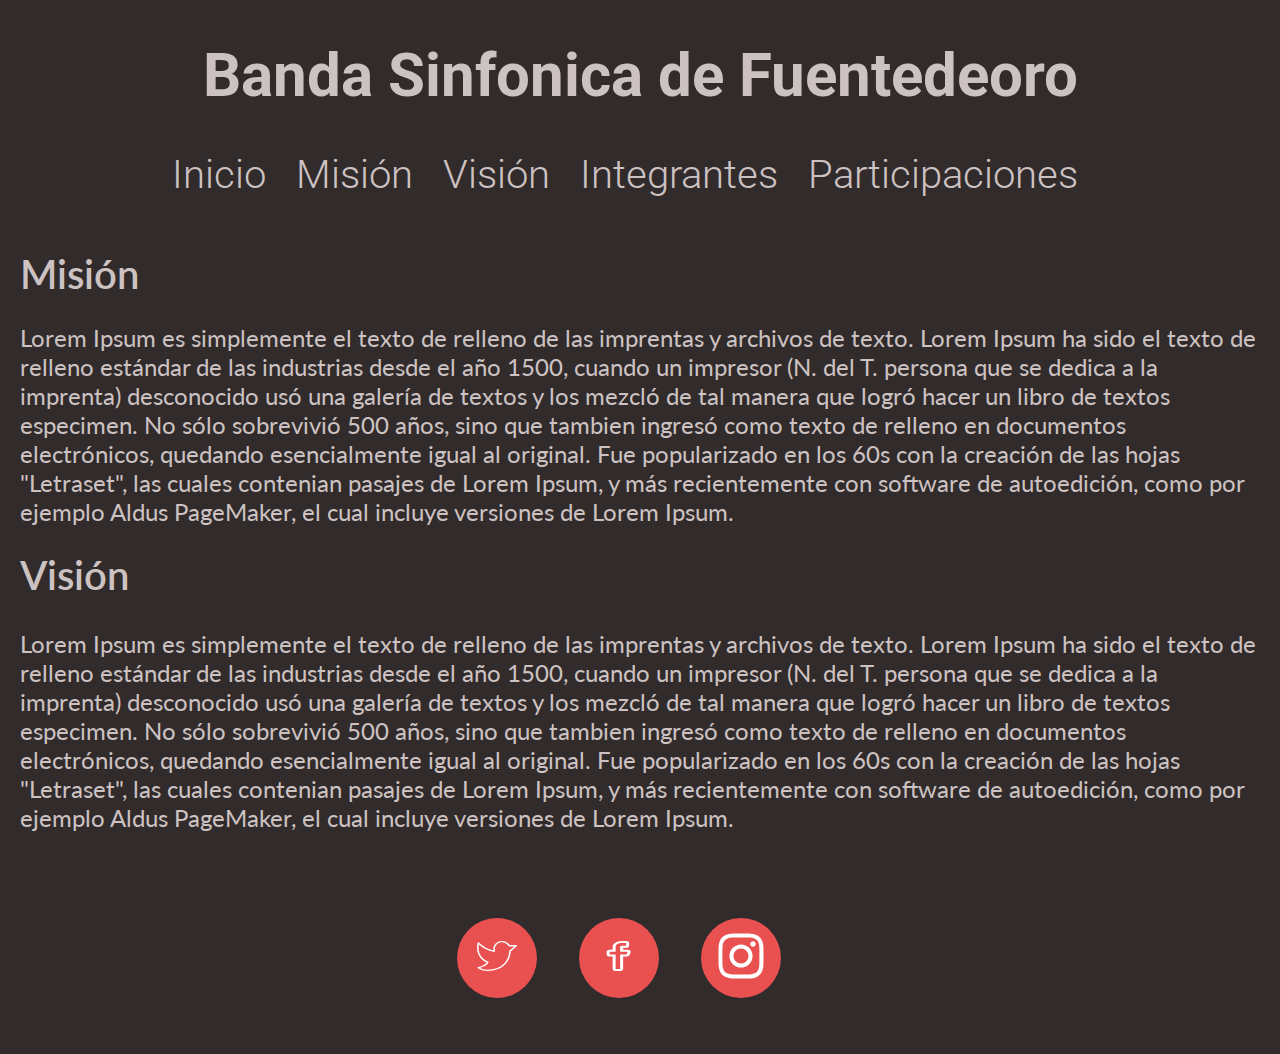
<file: algo.html>
<!DOCTYPE html>
<html lang="en">
<head>
    <meta charset="UTF-8">
    <meta http-equiv="X-UA-Compatible" content="IE=edge">
    <meta name="viewport" content="width=device-width, initial-scale=1.0">
    <link rel="stylesheet" href="css/banda2.css">
    <link href="https://fonts.googleapis.com/css2?family=Roboto:wght@300&display=swap" rel="stylesheet">
    <link href="https://fonts.googleapis.com/css2?family=Lato:wght@300;400&display=swap" rel="stylesheet">
    <title>Document</title>
</head>
<body>
    <header class="header">
        <h1 class="header__h1">Banda Sinfonica de Fuentedeoro</h1>
        <nav class="header__nav">
            <ul>
                <li>
                    <a href="index.html"
                    >
                        Inicio
                    </a>                 
                </li>
                <li>
                    <a href="algo.html">
                        Misión
                    </a>    
                </li>
                <li>
                    <a href="algo.html">
                        Visión
                    </a>
                </li>
                <li>
                    <a href="index3.html"  
                    >    
                        Integrantes
                    </a>
                </li>
                <li>
                    <a href=""
                    >
                        Participaciones
                    </a>    
                </li>
            </ul>
        </nav>
    </header>
    <main class="main">
        <article class="main__article">
            <h2>Misión</h2>
            <p class="article__p">Lorem Ipsum es simplemente el texto de relleno de las imprentas y archivos de texto. Lorem Ipsum ha sido el texto de relleno estándar de las industrias desde el año 1500, cuando un impresor (N. del T. persona que se dedica a la imprenta) desconocido usó una galería de textos y los mezcló de tal manera que logró hacer un libro de textos especimen. No sólo sobrevivió 500 años, sino que tambien ingresó como texto de relleno en documentos electrónicos, quedando esencialmente igual al original. Fue popularizado en los 60s con la creación de las hojas "Letraset", las cuales contenian pasajes de Lorem Ipsum, y más recientemente con software de autoedición, como por ejemplo Aldus PageMaker, el cual incluye versiones de Lorem Ipsum.
            </p>
            <h2 class="article__h2"
            >
                Visión
            </h2>
            <p class="article__p2">Lorem Ipsum es simplemente el texto de relleno de las imprentas y archivos de texto. Lorem Ipsum ha sido el texto de relleno estándar de las industrias desde el año 1500, cuando un impresor (N. del T. persona que se dedica a la imprenta) desconocido usó una galería de textos y los mezcló de tal manera que logró hacer un libro de textos especimen. No sólo sobrevivió 500 años, sino que tambien ingresó como texto de relleno en documentos electrónicos, quedando esencialmente igual al original. Fue popularizado en los 60s con la creación de las hojas "Letraset", las cuales contenian pasajes de Lorem Ipsum, y más recientemente con software de autoedición, como por ejemplo Aldus PageMaker, el cual incluye versiones de Lorem Ipsum.
            </p>
        </article>
    </main>
    <footer class="footer">
        <div class="footer__div">
            <a 
                class="twitter"
                href="https://twitter.com/diego66803153"
                target="_blank"     
            >
                <div class="div__div">
                    <img src="Img/twitter.svg">
                </div>
            </a>   
        </div>
        <div class="footer__div">
            <a
                class="twitter"
                href="https://www.facebook.com/diegofernando.leytonledesma/"
                target="_blank"
            >
                <div class="div__div">
                    <img src="Img/facebook.svg">
                </div>
            </a>
        </div>
        <div class="footer__div">
            <a
                class="twitter"
                href="https://www.instagram.com/diegoleyton66/?hl=es-la"
                target="_blank"
            >
                <div class="div__div">
                    <img class="div__img" src="Img/instagram.svg">
                </div>
            </a>
        </div>
    </footer>   
</body>
</html>
</file>
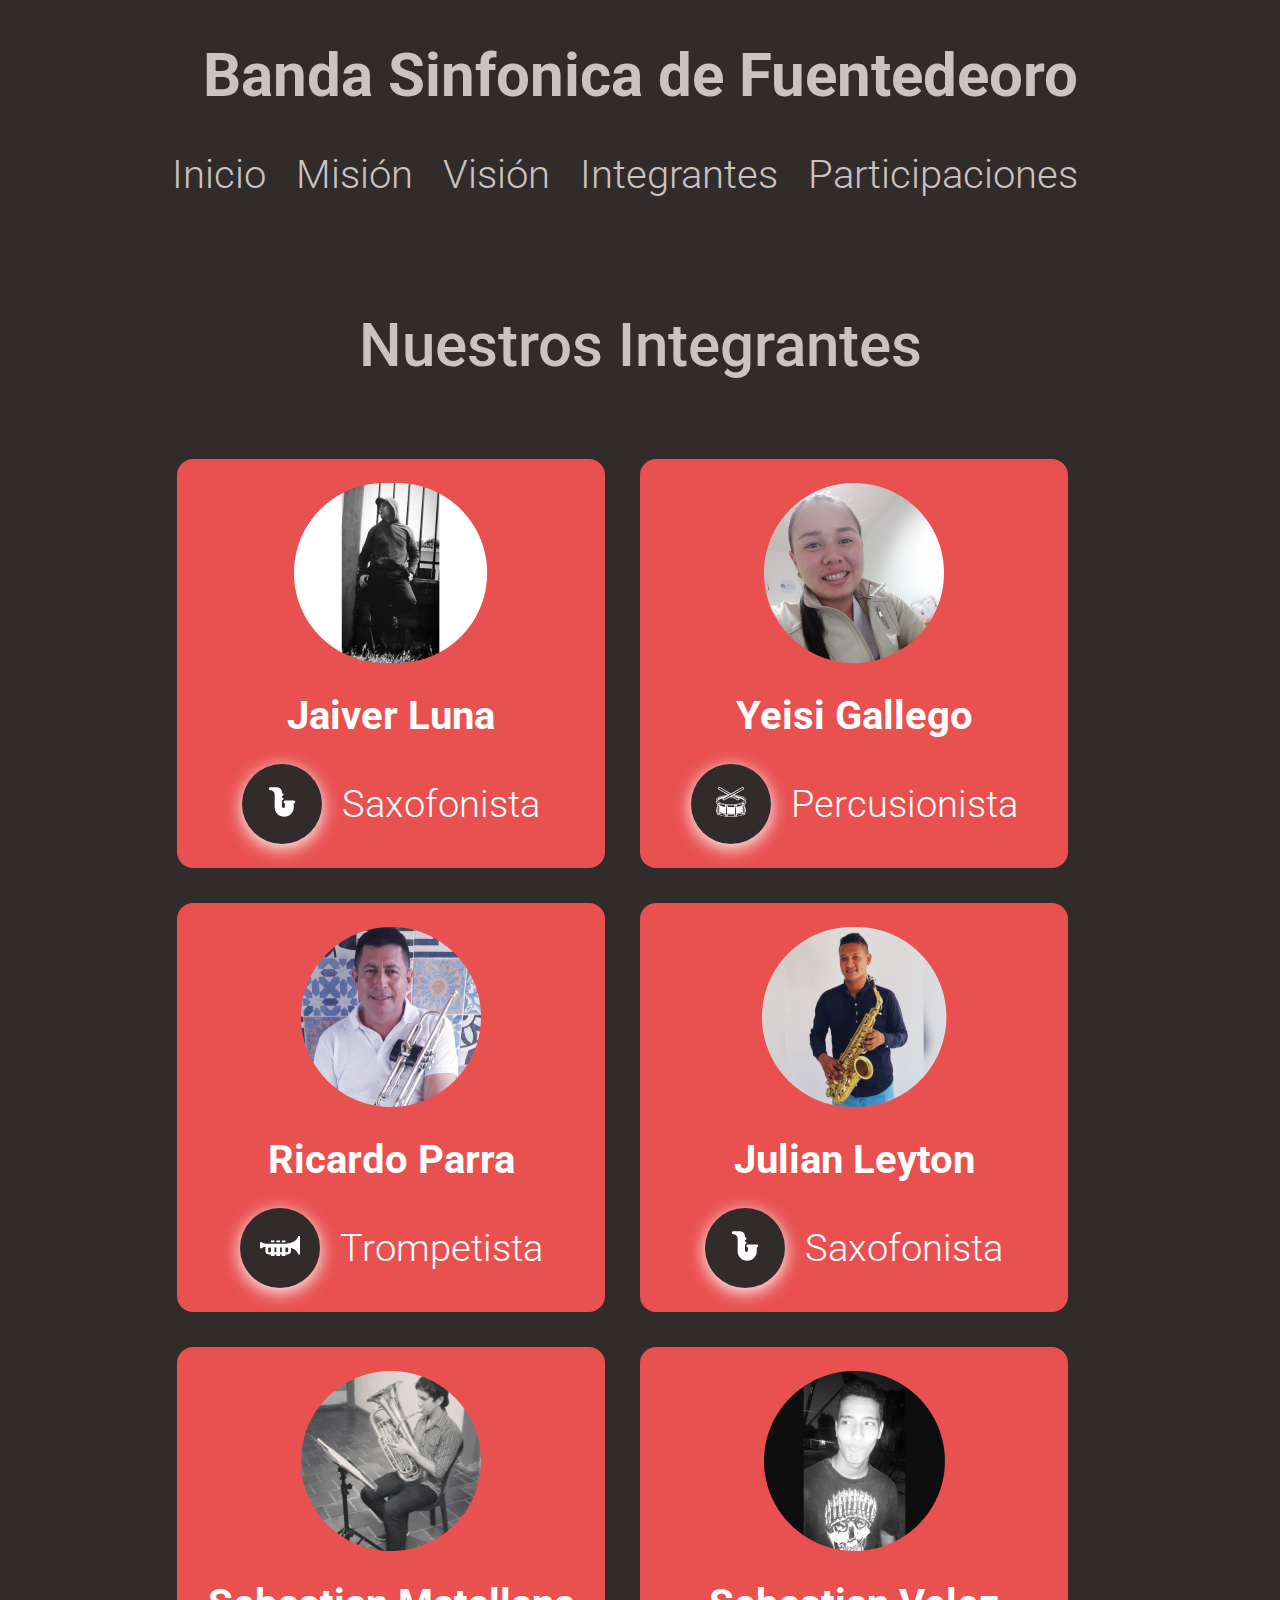
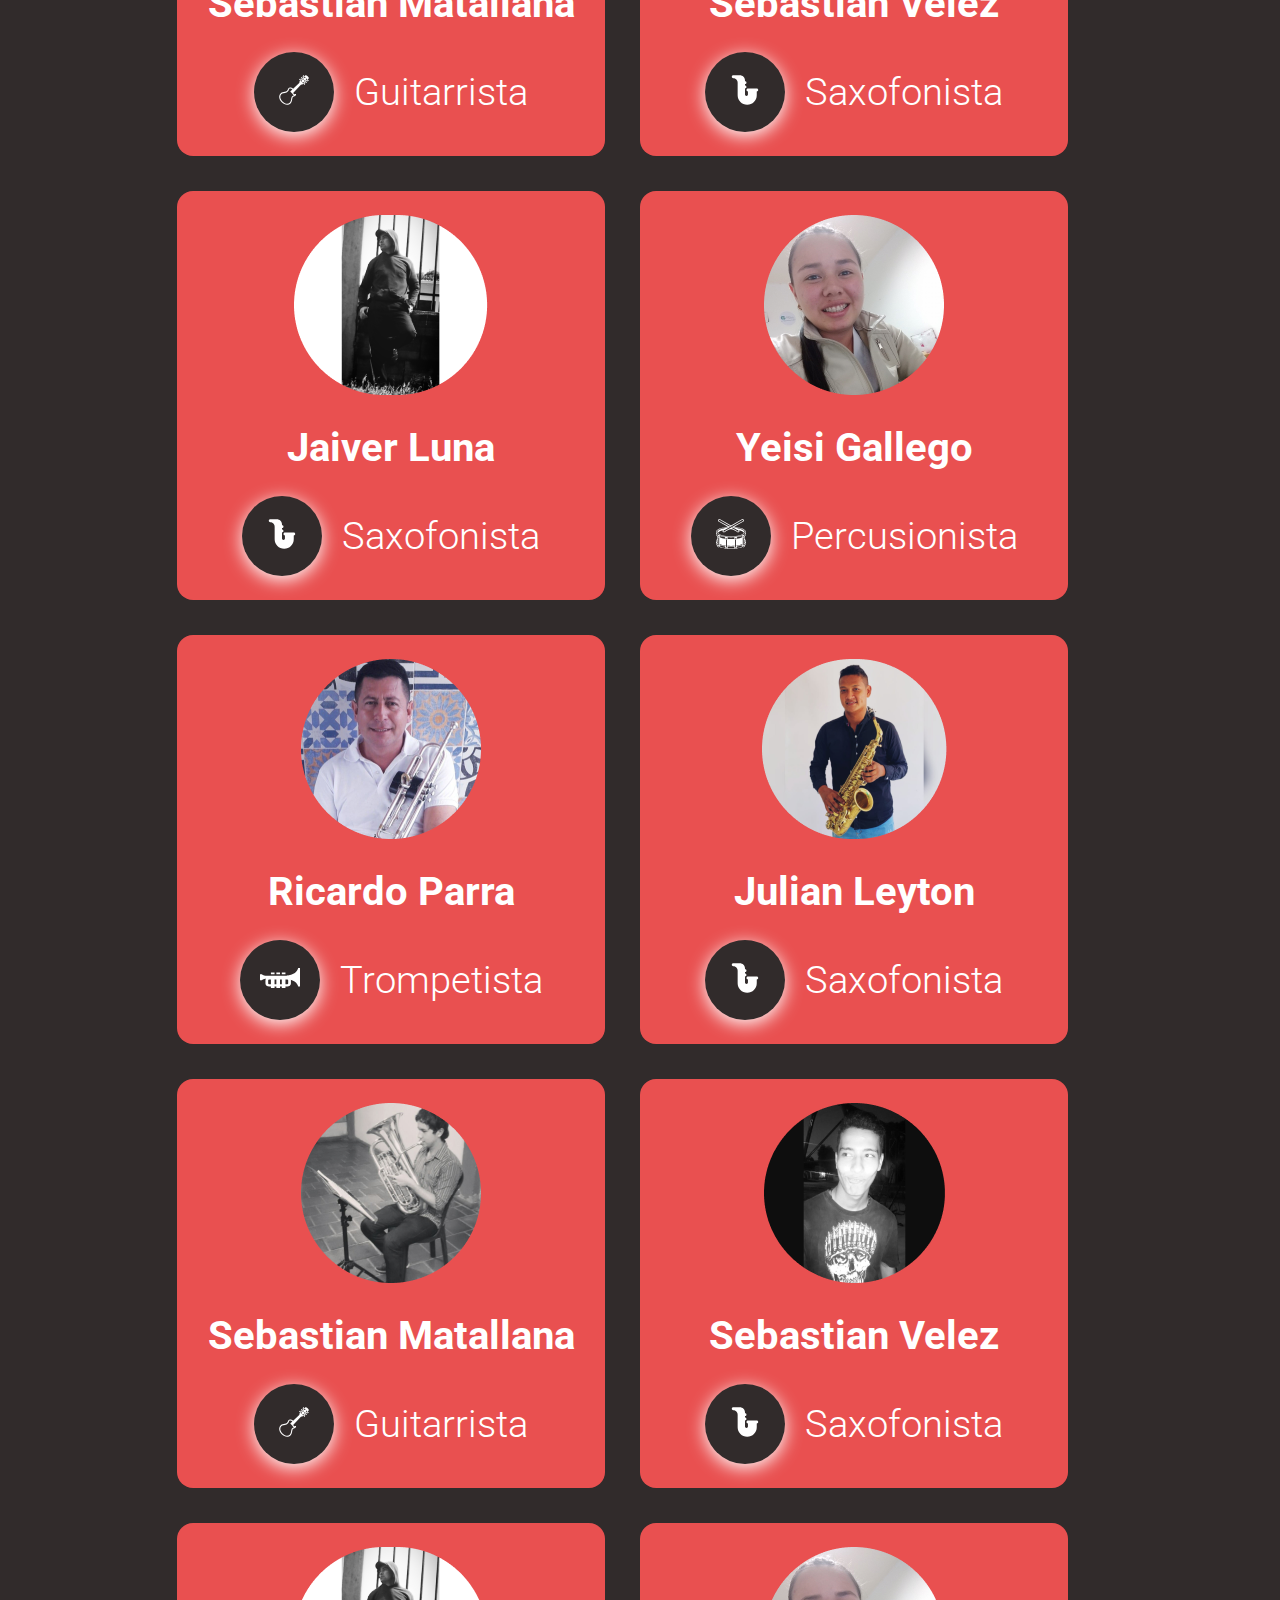
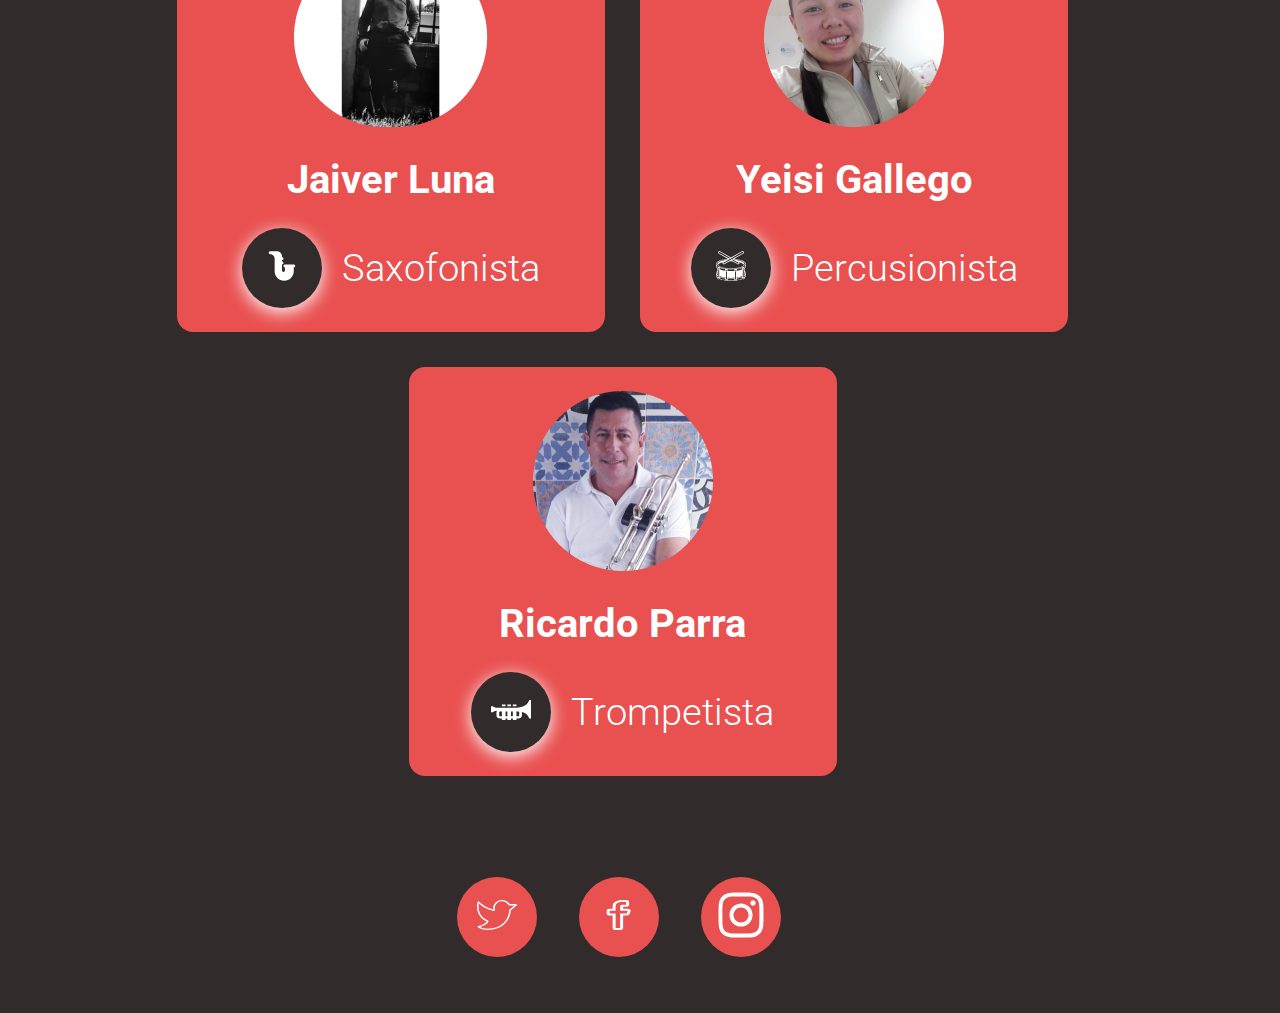
<file: index3.html>
<!DOCTYPE html>
<html lang="en">
<head>
    <meta charset="UTF-8">
    <meta http-equiv="X-UA-Compatible" content="IE=edge">
    <meta name="viewport" content="width=device-width, initial-scale=1.0">
    <link rel="stylesheet" href="css/banda3.css">
    <link href="https://fonts.googleapis.com/css2?family=Roboto:wght@300&display=swap" rel="stylesheet">
    <title>Document</title>
</head>
<body>
    <header class="header">
        <h1 class="header__h1">Banda Sinfonica de Fuentedeoro</h1>
        <nav class="header__nav">
            <ul>
                <li>
                    <a href="index.html"
                    >
                        Inicio
                    </a>
                    
                </li>
                <li>
                    <a href="algo.html"
                    >
                        Misión
                    </a>
                </li>
                <li>
                    <a href="algo.html"
                    >
                        Visión
                    </a>
                </li>
                <li>
                    <a href="index3.html"
                    >
                        Integrantes
                    </a>
                </li>
                <li>
                    <a href=""
                    >
                        Participaciones
                    </a>    
                </li>
            </ul>
        </nav>
    </header>
    <main class="main">
        <h2 class="main__h2">Nuestros Integrantes</h2>
        <article class="main__article">
            <div class="article__div">
                <a 
                    class="article__a"
                    href="https://www.facebook.com/jaiver.calderonluna"
                    target="_blank"
                >
                    <img
                        src="Img/jaiver.png">
                    <h3>Jaiver Luna</h3>
                </a> 
                <div class="article__div1">
                    <div class="div__div">
                        <div class="div__div2">
                            <img src="Img/saxso.svg">
                        </div> 
                    </div>
                <p class="div__p">Saxofonista</p>
                </div>
            </div>
            <div class="article__div">
                <a 
                    class="article__a"
                    href="https://www.facebook.com/yeisycarolina.gallegochavez"
                    target="_blank"
                >
                   <img
                         src="Img/yeisi.png">
                    <h3>Yeisi Gallego</h3>
                </a> 
                <div class="article__div1">
                    <div class="div__div">
                        <div class="div__div2">
                            <img src="Img/timbal.svg">
                        </div> 
                    </div>
                <p class="div__p">Percusionista</p>
                </div>
            </div>
            <div class="article__div">
                <a 
                    class="article__a"
                    href="https://www.facebook.com/ricardo.morenoparra"
                    target="_blank"
                >
                    <img
                         src="Img/ricardo.png">
                    <h3>Ricardo Parra</h3>
                </a> 
                <div class="article__div1">
                    <div class="div__div">
                        <div class="div__div2">
                            <img src="Img/trompeta.svg">
                        </div> 
                    </div>
                <p class="div__p">Trompetista</p>
                </div>
            </div>
            <div class="article__div">
                <a 
                    class="article__a"
                    href="https://www.facebook.com/julian.leyton.54"
                    target="_blank"
                >
                    <img 
                        src="Img/julian.png">
                    <h3>Julian Leyton</h3>
                </a> 
                <div class="article__div1">
                    <div class="div__div">
                        <div class="div__div2">
                            <img src="Img/saxso.svg">
                        </div> 
                    </div>
                <p class="div__p">Saxofonista</p>
                </div>
            </div>
            <div class="article__div">
                <a 
                    class="article__a"
                    href="https://www.facebook.com/sebaschita97"
                    target="_blank"
                >
                    <img 
                        src="Img/matallana.png">
                    <h3>Sebastian Matallana</h3>
                </a> 
                <div class="article__div1">
                    <div class="div__div">
                        <div class="div__div2">
                            <img src="Img/guitarra.svg">
                        </div> 
                    </div>
                <p class="div__p">Guitarrista</p>
                </div>
            </div>
            <div class="article__div">
                <a 
                    class="article__a"
                    href="https://www.facebook.com/MaurichiWa"
                    target="_blank"
                >
                    <img
                        src="Img/velez.png">
                    <h3>Sebastian Velez</h3>
                </a> 
                <div class="article__div1">
                    <div class="div__div">
                        <div class="div__div2">
                            <img src="Img/saxso.svg">
                        </div> 
                    </div>
                <p class="div__p">Saxofonista</p>
                </div>
            </div>
            <div class="article__div">
                <a 
                    class="article__a"
                    href="https://www.facebook.com/jaiver.calderonluna"
                    target="_blank"
                >
                    <img
                        src="Img/jaiver.png">
                    <h3>Jaiver Luna</h3>
                </a> 
                <div class="article__div1">
                    <div class="div__div">
                        <div class="div__div2">
                            <img src="Img/saxso.svg">
                        </div> 
                    </div>
                <p class="div__p">Saxofonista</p>
                </div>
            </div>
            <div class="article__div">
                <a 
                    class="article__a"
                    href="https://www.facebook.com/yeisycarolina.gallegochavez"
                    target="_blank"
                >
                    <img
                        src="Img/yeisi.png">
                    <h3>Yeisi Gallego</h3>
                </a> 
                <div class="article__div1">
                    <div class="div__div">
                        <div class="div__div2">
                            <img src="Img/timbal.svg">
                        </div> 
                    </div>
                <p class="div__p">Percusionista</p>
                </div>
            </div>
            <div class="article__div">
                <a 
                    class="article__a"
                    href="https://www.facebook.com/ricardo.morenoparra"
                    target="_blank"
                >
                    <img
                        src="Img/ricardo.png">
                    <h3>Ricardo Parra</h3>
                </a> 
                <div class="article__div1">
                    <div class="div__div">
                        <div class="div__div2">
                            <img src="Img/trompeta.svg">
                        </div> 
                    </div>
                <p class="div__p">Trompetista</p>
                </div>
            </div>        
             <div class="article__div">
                <a 
                    class="article__a"
                    href="https://www.facebook.com/julian.leyton.54"
                    target="_blank"
                >
                    <img 
                        src="Img/julian.png">
                    <h3>Julian Leyton</h3>
                </a> 
                <div class="article__div1">
                    <div class="div__div">
                        <div class="div__div2">
                            <img src="Img/saxso.svg">
                        </div> 
                    </div>
                <p class="div__p">Saxofonista</p>
                </div>
            </div>
             <div class="article__div">
                <a 
                    class="article__a"
                    href="https://www.facebook.com/sebaschita97"
                    target="_blank"
                >
                    <img 
                        src="Img/matallana.png">
                    <h3>Sebastian Matallana</h3>
                </a> 
                <div class="article__div1">
                    <div class="div__div">
                        <div class="div__div2">
                            <img src="Img/guitarra.svg">
                        </div> 
                    </div>
                <p class="div__p">Guitarrista</p>
                </div>
            </div>
            <div class="article__div">
                <a 
                    class="article__a"
                    href="https://www.facebook.com/MaurichiWa"
                    target="_blank"
                >
                    <img 
                        src="Img/velez.png">
                     <h3>Sebastian Velez</h3>
                </a> 
                <div class="article__div1">
                    <div class="div__div">
                        <div class="div__div2">
                            <img src="Img/saxso.svg">
                        </div> 
                    </div>
                <p class="div__p">Saxofonista</p>
                </div>
            </div>
             <div class="article__div">
                <a 
                    class="article__a"
                    href="https://www.facebook.com/jaiver.calderonluna"
                    target="_blank"
                >
                    <img
                        src="Img/jaiver.png">
                     <h3>Jaiver Luna</h3>
                </a> 
                <div class="article__div1">
                    <div class="div__div">
                        <div class="div__div2">
                            <img src="Img/saxso.svg">
                        </div> 
                    </div>
                <p class="div__p">Saxofonista</p>
                </div>
            </div>
            <div class="article__div">
                <a 
                    class="article__a"
                    href="https://www.facebook.com/yeisycarolina.gallegochavez"
                    target="_blank"
                >
                    <img
                        src="Img/yeisi.png">
                    <h3>Yeisi Gallego</h3>
                </a> 
                <div class="article__div1">
                    <div class="div__div">
                        <div class="div__div2">
                            <img src="Img/timbal.svg">
                        </div> 
                    </div>
                <p class="div__p">Percusionista</p>
                </div>
            </div>
            <div class="article__div">
                <a 
                    class="article__a"
                    href="https://www.facebook.com/ricardo.morenoparra"
                    target="_blank"
                >
                    <img
                        src="Img/ricardo.png">
                    <h3>Ricardo Parra</h3>
                </a> 
                <div class="article__div1">
                    <div class="div__div">
                        <div class="div__div2">
                            <img src="Img/trompeta.svg">
                        </div> 
                    </div>
                <p class="div__p">Trompetista</p>
                </div>
            </div>
        </article>
    </main>
    <footer class="footer">
        <div class="footer__div">
            <a 
                class="twitter"
                href="https://twitter.com/diego66803153"
                target="_blank"     
            >
                <div class="div__div">
                    <img src="Img/twitter.svg">
                </div>
            </a>   
        </div>
        <div class="footer__div">
            <a
                class="twitter"
                href="https://www.facebook.com/diegofernando.leytonledesma/"
                target="_blank"
            >
                <div class="div__div">
                    <img src="Img/facebook.svg">
                </div>
            </a>
        </div>
        <div class="footer__div">
            <a
                class="twitter"
                href="https://www.instagram.com/diegoleyton66/?hl=es-la"
                target="_blank"
            >
                <div class="div__div">
                    <img class="div__img" src="Img/instagram.svg">
                </div>
            </a>
        </div>
    </footer>      
</body>
</html>
</file>
<file: css/banda2.css>
*{
    padding: 0;
    margin: 0;
    box-sizing: border-box;
}
/* Variables*/
:root {
    --bg-primary:#312B2B;
    --bg-secondary:#E95050;
    --bg-hover:#3EA9F3;
    --color-primary:#CDC2C2; 
    --font-primary:'Roboto', sans-serif;
    --secondary-font:'Lato', sans-serif;
    --border-bottom: 1px solid white;
}

body {
   background: var(--bg-primary);
}
/* Título */
.header {
    width: 100%;
    height: 40px;
    padding: 10px;
}

.header__h1 {
    font-size: 60px;
    font-weight: bold;
    text-align: center;
    color: var(--color-primary);
    font-family: var(--font-primary);
    margin-top: 30px;
}
/* Navegación */
.header__nav {
    width: 100%;
    margin-top: 40px;

    display: flex;
    flex-direction: row;
    justify-content: center;
}

.header__nav ul {
    cursor: pointer;
    font-size: 40px;
    font-weight: 300;
    font-family: var(--font-primary);
    color: var(--color-primary);
    list-style: none;

    display: flex;
    flex-direction: row;
    justify-content: center;
}

.header__nav li:hover{
    border-bottom: var(--border-bottom);
}

.header__nav li {
    margin-right: 30px;
}

a {
    color: var(--color-primary);
    text-decoration: none;
}
/* Contenido Principal */
.main {
    width: 100%;
    padding: 20px;
    margin-top: 40px;

    display: flex;
    flex-direction: row;
    justify-content: left;
}

.main__article {
    width: 100%;
    margin-top: 150px;

    display: flex;
    flex-direction: column;
    justify-content: left;
}
/* Subtitulo */
.main__article h2 {

    font-size: 40px;
    font-weight: 600;
    font-family: var(--secondary-font);
    color: var(--color-primary);
}

.article__h2 {
    font-size: 40px;
    font-weight: 600;
    font-family: var(--secondary-font);
    color: var(--color-primary);
    margin-top: 25px;
}
/* Primer Párrafo */
.main__article .article__p {
    margin-top: 25px;
    font-size: 24px;
    font-weight: 400;
    font-family: var(--secondary-font);
    color: var(--color-primary);
}
/*Segundo Párrafo */
.main__article .article__p2 {
    font-size: 24px;
    font-weight: 400;
    margin-top: 30px;
    font-family: var(--secondary-font);
    color: var(--color-primary);
}
/* Fin de la Página */
.footer {
    width: 100%;
    padding: 10px;
    margin-bottom: 46px;
    margin-top: 56px;

    display: flex;
    flex-direction: row;
    justify-content: center;
}

.footer__div {
    border-radius: 50%;
    width: 80px;
    height: 80px;
    background: var(--bg-secondary);
    margin-right: 42px;
}

.footer__div:hover {
    background: var(--bg-hover);
}

.footer__div .twitter {
    display: flex;
    flex-direction: row;
    justify-content: center;
    align-items: center;
    height: 100%;
}

.div__div img {
    width: 40px;
    height: 30px;
    cursor: pointer;
}

.div__div .div__img {
    width: 60px;
    height: 60px;
}
</file>
<file: css/banda3.css>
* {
    padding: 0;
    margin: 0;
    box-sizing: border-box;
}
/* Variables */
:root {
    --bg-primary:#312B2B;
    --bg-secondary:#E95050;
    --bg-hover:#3EA9F3;
    --color-primary:#CDC2C2; 
    --color-secondary:#FFFFFF;
    --font-primary:'Roboto', sans-serif;
    --secondary-font:'Lato', sans-serif;
    --border-bottom: 1px solid white;
    --box-shadow-color:0px 4px 18px white;
}

body {
    background: var(--bg-primary);
}
/* Título */
.header {
    width: 100%;
    height: 40px;
    padding: 10px;
}

.header__h1 {
    font-size: 60px;
    font-weight: bold;
    text-align: center;
    color: var(--color-primary);
    font-family: var(--font-primary);
    margin-top: 30px;
}
/* Navegación */
.header__nav {
    width: 100%;
    height: 50px;
    margin-top: 40px;
}

.header__nav ul {
    cursor: pointer;
    font-size: 40px;
    font-weight: 300;
    font-family: var(--font-primary);
    color: var(--color-primary);
    list-style: none;

    display: flex;
    flex-direction: row;
    justify-content: center;
}

.header__nav li:hover{
    border-bottom: var(--border-bottom);
}

.header__nav li {
    margin-right: 30px;
}

a {
    color: var(--color-primary);
    text-decoration: none;
}
/* Contenido Principal */
.main {
    width: 100%;
    margin-top: 270px;

    display: flex;
    flex-direction: column;
    justify-content: center;
    align-items: center;
}
/* Subtitulo */
.main__h2 {
    margin-bottom: 78px;
    font-size: 60px;
    font-weight: 500;
    font-family: var(--font-primary);
    color: var(--color-primary);
}
/* Artículo */
.main__article {
    width: 100%;
    display: flex;
    flex-direction: row;
    flex-wrap: wrap;
    justify-content: center;
}
/* Recuadros */
.article__div {
    margin-bottom: 35px;
    width: 428px;
    height: 409px;
    padding: 15px;
    margin-right: 35px;
    background: var(--bg-secondary);
    border-radius: 16px;

    display: flex;
    flex-direction: column;
    justify-content: center;
    align-items: center;
}
/* Subtitulo */
.article__div h3 {
    font-size: 40px;
    font-weight: bold;
    font-family: var(--font-primary);
    margin-top: 25px;
    margin-bottom: 25px;
    color: var(--color-secondary);
}

.article__div1 {
    display: flex;
    flex-direction: row;
    justify-content: center;
    align-items: center;
}
/* Iconos */
.article__div1 .div__div {
    margin-right: 20px;
    width: 80px;
    height: 80px;
    cursor: pointer;
    border-radius: 50%;
    box-shadow: var(--box-shadow-color);
    background: var(--bg-primary);

    display: flex;
    flex-direction: row;
    align-items: center;
}

.article__div1 .div__div2 {
    margin: 0 auto;
}

/* Nombre */
.div__p {
   text-align: center;
   font-size: 38px;
   font-weight: 300;
    font-family: var(--font-primary);
   color: var(--color-secondary);
}

.article__a{
    text-align: center;
}
/* Fin de la Página */
.footer {
    width: 100%;
    padding: 10px;
    margin-bottom: 46px;
    margin-top: 56px;

    display: flex;
    flex-direction: row;
    justify-content: center;
}

.footer__div {
    border-radius: 50%;
    width: 80px;
    height: 80px;
    background: var(--bg-secondary);
    margin-right: 42px;
}

.footer__div:hover {
    background: var(--bg-hover);
}

.footer__div .twitter {
    display: flex;
    flex-direction: row;
    justify-content: center;
    align-items: center;
    height: 100%;
}

.div__div img {
    width: 40px;
    height: 30px;
    cursor: pointer;
}

.div__div .div__img {
    width: 60px;
    height: 60px;
}
</file>
